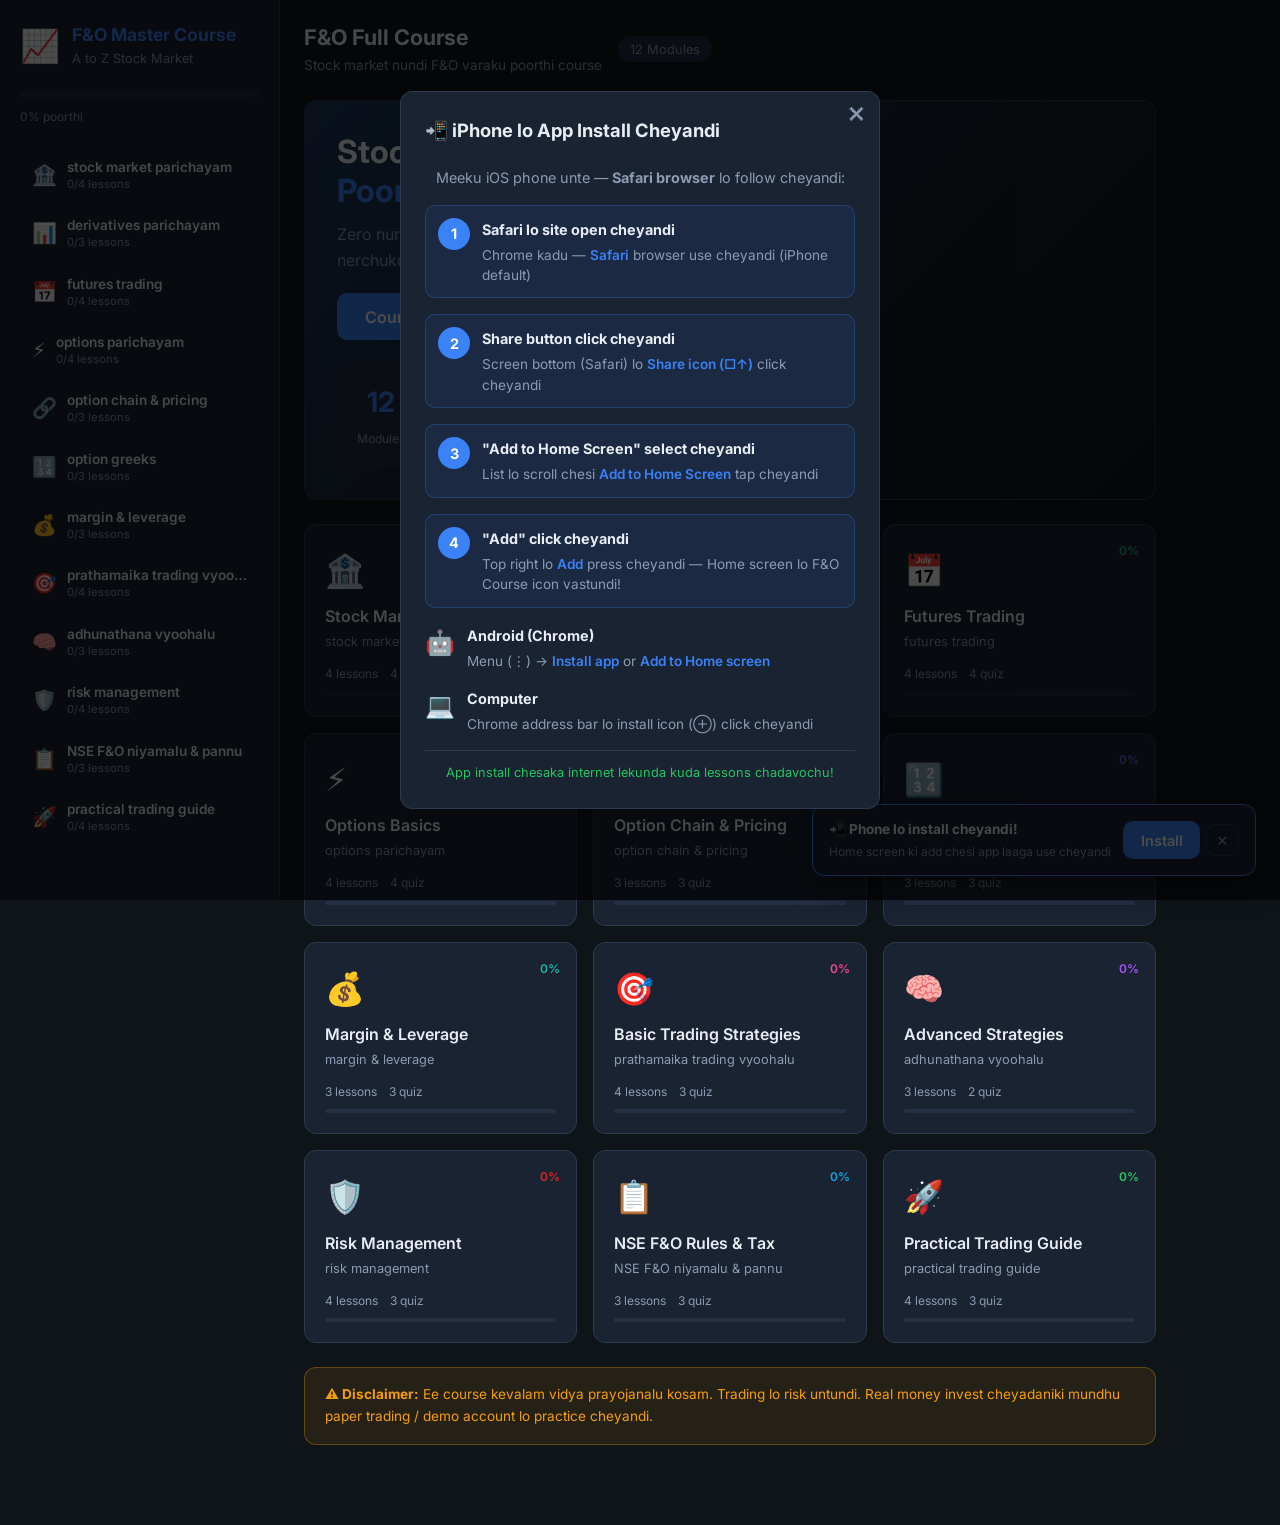
<file: index.html>
<!DOCTYPE html>
<html lang="te">
<head>
  <meta charset="UTF-8">
  <meta name="viewport" content="width=device-width, initial-scale=1.0, viewport-fit=cover">
  <meta name="theme-color" content="#3b82f6">
  <meta name="description" content="Stock Market F&O full course — Roman Telugu + English. Install on phone or desktop.">
  <meta name="mobile-web-app-capable" content="yes">
  <meta name="apple-mobile-web-app-capable" content="yes">
  <meta name="apple-mobile-web-app-status-bar-style" content="black-translucent">
  <meta name="apple-mobile-web-app-title" content="F&O Course">
  <title>F&O Full Course | Stock Market Futures & Options</title>
  <link rel="manifest" href="manifest.json">
  <link rel="icon" type="image/png" sizes="192x192" href="icons/icon-192.png">
  <link rel="apple-touch-icon" href="icons/apple-touch-icon.png">
  <link rel="stylesheet" href="css/style.css">
  <link rel="preconnect" href="https://fonts.googleapis.com">
  <link rel="preconnect" href="https://fonts.gstatic.com" crossorigin>
  <link href="https://fonts.googleapis.com/css2?family=Inter:wght@400;500;600;700&display=swap" rel="stylesheet">
</head>
<body>
  <div class="app">
    <aside class="sidebar" id="sidebar">
      <div class="sidebar__header">
        <span class="sidebar__logo">📈</span>
        <div>
          <h1 class="sidebar__title">F&O Master Course</h1>
          <p class="sidebar__sub">A to Z Stock Market</p>
        </div>
      </div>
      <div class="sidebar__progress">
        <div class="progress-bar">
          <div class="progress-bar__fill" id="overallProgress"></div>
        </div>
        <span class="progress-text" id="progressText">0% poorthi</span>
      </div>
      <nav class="module-list" id="moduleList"></nav>
    </aside>

    <main class="content">
      <header class="content__header">
        <button class="menu-btn" id="menuBtn" type="button" aria-label="Toggle menu">☰</button>
        <div class="content__header-info">
          <h2 id="moduleTitle">F&O Full Course</h2>
          <p id="moduleSubtitle">Stock market nundi F&O varaku poorthi course</p>
        </div>
        <div class="header-stats">
          <span class="badge" id="lessonBadge">12 Modules</span>
        </div>
      </header>

      <section class="view active" id="dashboardView">
        <div class="hero">
          <div class="hero__content">
            <h2>Stock Market F&O<br><span>Poorthi Course</span></h2>
            <p>Zero nundi Hero varaku — Futures & Options trading nerchukondi. Roman Telugu + English lo sulabhamga.</p>
            <div class="hero__actions">
              <button class="btn btn--primary btn--large" id="startCourseBtn" type="button">Course prarambhinchu →</button>
              <button class="btn btn--install btn--large" id="installAppBtn" type="button">📲 App Install Cheyandi</button>
            </div>
          </div>
          <div class="hero__stats">
            <div class="stat-card">
              <span class="stat-card__num">12</span>
              <span class="stat-card__label">Modules</span>
            </div>
            <div class="stat-card">
              <span class="stat-card__num">48+</span>
              <span class="stat-card__label">Lessons</span>
            </div>
            <div class="stat-card">
              <span class="stat-card__num">10</span>
              <span class="stat-card__label">Quizzes</span>
            </div>
          </div>
        </div>

        <div class="module-grid" id="moduleGrid"></div>

        <div class="disclaimer">
          <strong>⚠️ Disclaimer:</strong> Ee course kevalam vidya prayojanalu kosam. Trading lo risk untundi. Real money invest cheyadaniki mundhu paper trading / demo account lo practice cheyandi.
        </div>
      </section>

      <section class="view" id="lessonView" hidden>
        <div class="lesson-nav">
          <button class="btn btn--ghost" id="backToModules" type="button">← Modules</button>
          <div class="lesson-tabs" id="lessonTabs"></div>
        </div>
        <article class="lesson-card" id="lessonCard">
          <div class="lesson-card__header">
            <span class="lesson-card__module" id="lessonModuleLabel"></span>
            <h3 id="lessonTitle"></h3>
          </div>
          <div class="lesson-card__body" id="lessonBody"></div>
          <div class="lesson-card__keypoints" id="lessonKeypoints"></div>
          <div class="lesson-card__example" id="lessonExample" hidden></div>
          <div class="lesson-card__footer">
            <button class="btn btn--ghost" id="prevLessonBtn" type="button">← Munupati</button>
            <button class="btn btn--success" id="completeLessonBtn" type="button">✓ Poorthayindi</button>
            <button class="btn btn--primary" id="nextLessonBtn" type="button">Tharuvata →</button>
          </div>
        </article>
      </section>

      <section class="view" id="quizView" hidden>
        <div class="quiz-header">
          <button class="btn btn--ghost" id="backFromQuiz" type="button">← Back</button>
          <h3 id="quizTitle">Module Quiz</h3>
        </div>
        <div class="quiz-container" id="quizContainer"></div>
      </section>

      <section class="view" id="glossaryView" hidden>
        <h3 class="section-title">📖 F&O Glossary — Padakosham</h3>
        <div class="glossary-search">
          <input type="search" id="glossarySearch" placeholder="Padam vetakandi... (e.g. strike, premium, margin)">
        </div>
        <div class="glossary-list" id="glossaryList"></div>
      </section>
    </main>

    <nav class="bottom-nav">
      <button class="bottom-nav__item active" data-view="dashboard" type="button">
        <span>🏠</span><span>Home</span>
      </button>
      <button class="bottom-nav__item" data-view="lesson" type="button">
        <span>📚</span><span>Learn</span>
      </button>
      <button class="bottom-nav__item" data-view="glossary" type="button">
        <span>📖</span><span>Glossary</span>
      </button>
    </nav>
  </div>

  <div class="install-banner" id="installBanner" hidden>
    <div class="install-banner__text">
      <strong>📲 Phone lo install cheyandi!</strong>
      <span>Home screen ki add chesi app laaga use cheyandi</span>
    </div>
    <div class="install-banner__actions">
      <button class="btn btn--primary" id="installBannerBtn" type="button">Install</button>
      <button class="btn btn--ghost install-banner__close" id="installBannerClose" type="button">✕</button>
    </div>
  </div>

  <div class="install-modal" id="installModal" hidden>
    <div class="install-modal__card">
      <button class="install-modal__close" id="closeInstallModal" type="button">✕</button>
      <h3>📲 iPhone lo App Install Cheyandi</h3>
      <p class="install-ios-lead">Meeku iOS phone unte — <strong>Safari browser</strong> lo follow cheyandi:</p>
      <div class="install-steps">
        <div class="install-step install-step--highlight">
          <span class="install-step__num">1</span>
          <div>
            <strong>Safari lo site open cheyandi</strong>
            <p>Chrome kadu — <em>Safari</em> browser use cheyandi (iPhone default)</p>
          </div>
        </div>
        <div class="install-step install-step--highlight">
          <span class="install-step__num">2</span>
          <div>
            <strong>Share button click cheyandi</strong>
            <p>Screen bottom (Safari) lo <em>Share icon (□↑)</em> click cheyandi</p>
          </div>
        </div>
        <div class="install-step install-step--highlight">
          <span class="install-step__num">3</span>
          <div>
            <strong>"Add to Home Screen" select cheyandi</strong>
            <p>List lo scroll chesi <em>Add to Home Screen</em> tap cheyandi</p>
          </div>
        </div>
        <div class="install-step install-step--highlight">
          <span class="install-step__num">4</span>
          <div>
            <strong>"Add" click cheyandi</strong>
            <p>Top right lo <em>Add</em> press cheyandi — Home screen lo F&O Course icon vastundi!</p>
          </div>
        </div>
        <div class="install-step">
          <span class="install-step__icon">🤖</span>
          <div>
            <strong>Android (Chrome)</strong>
            <p>Menu (⋮) → <em>Install app</em> or <em>Add to Home screen</em></p>
          </div>
        </div>
        <div class="install-step">
          <span class="install-step__icon">💻</span>
          <div>
            <strong>Computer</strong>
            <p>Chrome address bar lo install icon (⊕) click cheyandi</p>
          </div>
        </div>
      </div>
      <p class="install-note">App install chesaka internet lekunda kuda lessons chadavochu!</p>
    </div>
  </div>

  <script src="js/ui.js"></script>
  <script src="js/course-data.js"></script>
  <script src="js/app.js"></script>
  <script src="js/install.js"></script>
</body>
</html>
</file>
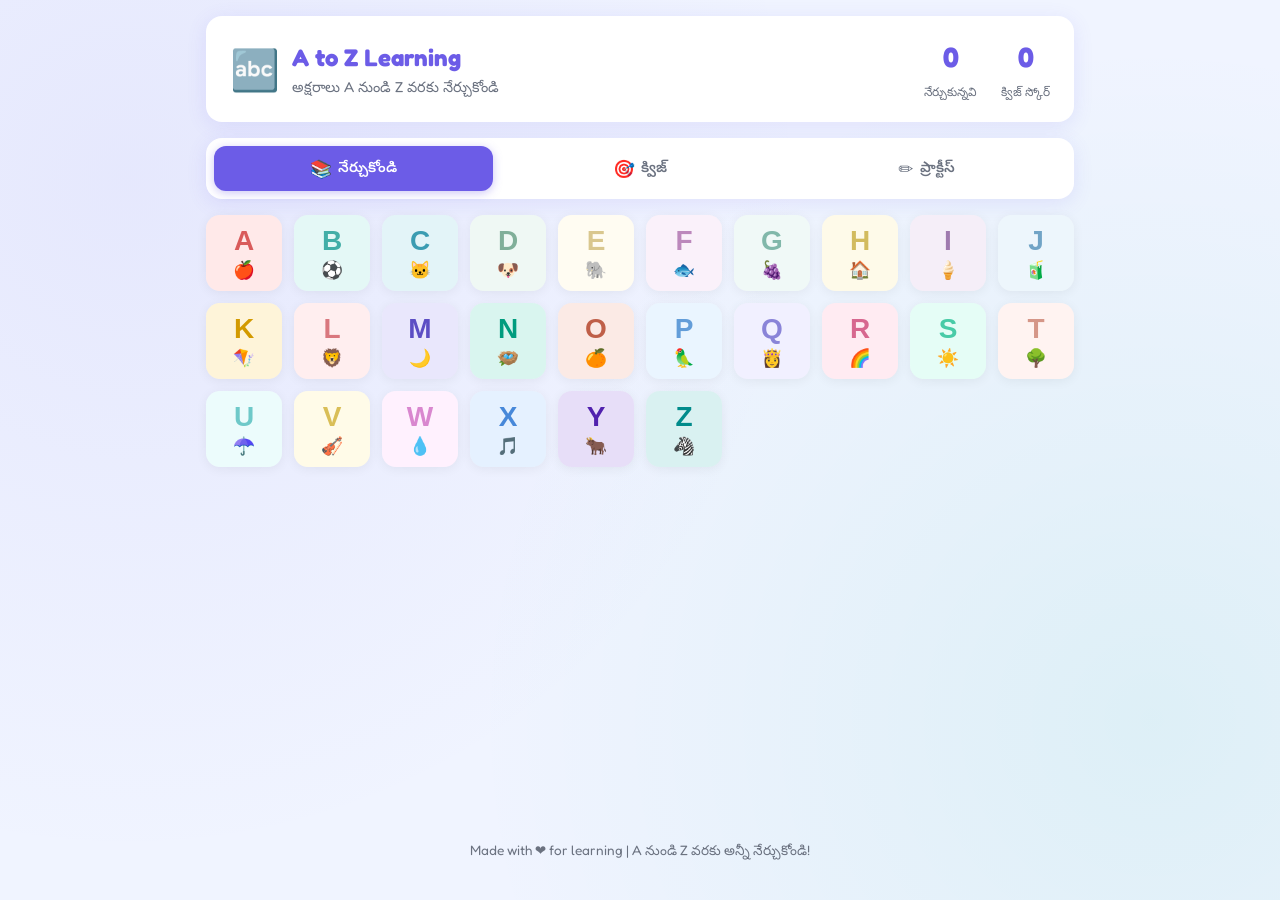
<file: apps/alphabet-learn/index.html>
<!DOCTYPE html>
<html lang="te">
<head>
  <meta charset="UTF-8">
  <meta name="viewport" content="width=device-width, initial-scale=1.0">
  <title>A to Z Alphabet Learning | అక్షరాలు నేర్చుకోండి</title>
  <link rel="stylesheet" href="css/style.css">
  <link rel="preconnect" href="https://fonts.googleapis.com">
  <link rel="preconnect" href="https://fonts.gstatic.com" crossorigin>
  <link href="https://fonts.googleapis.com/css2?family=Fredoka:wght@400;500;600;700&family=Noto+Sans+Telugu:wght@400;600;700&display=swap" rel="stylesheet">
</head>
<body>
  <div class="app">
    <header class="header">
      <div class="header__brand">
        <span class="header__logo" aria-hidden="true">🔤</span>
        <div>
          <h1 class="header__title">A to Z Learning</h1>
          <p class="header__subtitle">అక్షరాలు A నుండి Z వరకు నేర్చుకోండి</p>
        </div>
      </div>
      <div class="header__stats">
        <div class="stat">
          <span class="stat__value" id="learnedCount">0</span>
          <span class="stat__label">నేర్చుకున్నవి</span>
        </div>
        <div class="stat">
          <span class="stat__value" id="quizScore">0</span>
          <span class="stat__label">క్విజ్ స్కోర్</span>
        </div>
      </div>
    </header>

    <nav class="tabs" role="tablist" aria-label="Learning modes">
      <button class="tab active" data-mode="learn" role="tab" aria-selected="true">
        <span class="tab__icon">📚</span>
        <span>నేర్చుకోండి</span>
      </button>
      <button class="tab" data-mode="quiz" role="tab" aria-selected="false">
        <span class="tab__icon">🎯</span>
        <span>క్విజ్</span>
      </button>
      <button class="tab" data-mode="trace" role="tab" aria-selected="false">
        <span class="tab__icon">✏️</span>
        <span>ప్రాక్టీస్</span>
      </button>
    </nav>

    <main class="main">
      <!-- Learn Mode -->
      <section class="panel active" id="learnPanel" role="tabpanel">
        <div class="letter-grid" id="letterGrid"></div>
        <article class="letter-detail" id="letterDetail" hidden>
          <button class="btn btn--ghost back-btn" id="backBtn" type="button">← వెనక్కి</button>
          <div class="letter-detail__hero" id="detailHero">
            <span class="letter-detail__big" id="detailLetter">A</span>
            <span class="letter-detail__emoji" id="detailEmoji">🍎</span>
          </div>
          <div class="letter-detail__info">
            <h2 class="letter-detail__word" id="detailWord">Apple</h2>
            <p class="letter-detail__telugu" id="detailTelugu">ఆపిల్ (ఆరోగ్యకరమైన పండు)</p>
            <p class="letter-detail__hint" id="detailHint">A is for Apple</p>
          </div>
          <div class="letter-detail__actions">
            <button class="btn btn--primary" id="speakBtn" type="button">
              <span>🔊</span> వినండి
            </button>
            <button class="btn btn--success" id="markLearnedBtn" type="button">
              <span>✅</span> నేర్చుకున్నాను
            </button>
            <button class="btn btn--secondary" id="nextBtn" type="button">
              తదుపరి →
            </button>
          </div>
        </article>
      </section>

      <!-- Quiz Mode -->
      <section class="panel" id="quizPanel" role="tabpanel" hidden>
        <div class="quiz-card" id="quizCard">
          <p class="quiz-card__prompt">ఈ అక్షరం ఏది?</p>
          <div class="quiz-card__emoji" id="quizEmoji">🍎</div>
          <p class="quiz-card__word" id="quizWord">Apple</p>
          <div class="quiz-options" id="quizOptions"></div>
          <p class="quiz-feedback" id="quizFeedback" hidden></p>
          <button class="btn btn--primary" id="quizNextBtn" type="button" hidden>తదుపరి ప్రశ్న →</button>
        </div>
        <div class="quiz-start" id="quizStart">
          <div class="quiz-start__icon">🎯</div>
          <h2>క్విజ్ ప్రారంభించండి!</h2>
          <p>చిత్రం చూసి సరైన అక్షరం ఎంచుకోండి</p>
          <button class="btn btn--primary btn--large" id="startQuizBtn" type="button">ప్రారంభించు</button>
        </div>
      </section>

      <!-- Trace/Practice Mode -->
      <section class="panel" id="tracePanel" role="tabpanel" hidden>
        <div class="trace-card">
          <div class="trace-nav">
            <button class="btn btn--ghost" id="tracePrevBtn" type="button">←</button>
            <span class="trace-current" id="traceCurrent">A</span>
            <button class="btn btn--ghost" id="traceNextBtn" type="button">→</button>
          </div>
          <p class="trace-hint">అక్షరాన్ని చూసి గట్టిగా చెప్పండి</p>
          <div class="trace-display">
            <span class="trace-letter" id="traceLetter">A</span>
            <span class="trace-emoji" id="traceEmoji">🍎</span>
          </div>
          <p class="trace-word" id="traceWord">Apple — ఆపిల్</p>
          <button class="btn btn--primary btn--large" id="traceSpeakBtn" type="button">🔊 మాట్లాడండి</button>
        </div>
      </section>
    </main>

    <footer class="footer">
      <p>Made with ❤️ for learning | A నుండి Z వరకు అన్నీ నేర్చుకోండి!</p>
    </footer>
  </div>

  <script src="js/data.js"></script>
  <script src="js/app.js"></script>
</body>
</html>
</file>
<file: css/style.css>
*,
*::before,
*::after {
  box-sizing: border-box;
  margin: 0;
  padding: 0;
}

:root {
  --bg: #0f1419;
  --surface: #1a2332;
  --surface-2: #243044;
  --border: #2d3a4f;
  --text: #e8edf4;
  --text-muted: #8b9cb3;
  --primary: #3b82f6;
  --primary-dark: #2563eb;
  --success: #22c55e;
  --error: #ef4444;
  --warning: #f59e0b;
  --radius: 12px;
  --font: "Inter", "Noto Sans Telugu", system-ui, sans-serif;
}

html {
  font-size: 16px;
}

body {
  font-family: var(--font);
  background: var(--bg);
  color: var(--text);
  line-height: 1.6;
  min-height: 100vh;
}

.app {
  display: flex;
  min-height: 100vh;
}

/* Sidebar */
.sidebar {
  width: 280px;
  background: var(--surface);
  border-right: 1px solid var(--border);
  padding: 1.25rem;
  display: flex;
  flex-direction: column;
  position: fixed;
  top: 0;
  left: 0;
  bottom: 0;
  z-index: 100;
  overflow-y: auto;
  transition: transform 0.3s ease;
}

.sidebar__header {
  display: flex;
  align-items: center;
  gap: 0.75rem;
  margin-bottom: 1.25rem;
}

.sidebar__logo {
  font-size: 2rem;
}

.sidebar__title {
  font-size: 1.1rem;
  font-weight: 700;
  color: var(--primary);
}

.sidebar__sub {
  font-size: 0.8rem;
  color: var(--text-muted);
}

.sidebar__progress {
  margin-bottom: 1.25rem;
}

.progress-bar {
  height: 6px;
  background: var(--surface-2);
  border-radius: 3px;
  overflow: hidden;
  margin-bottom: 0.35rem;
}

.progress-bar__fill {
  height: 100%;
  background: linear-gradient(90deg, var(--primary), var(--success));
  border-radius: 3px;
  transition: width 0.4s ease;
  width: 0%;
}

.progress-text {
  font-size: 0.75rem;
  color: var(--text-muted);
}

.module-list {
  display: flex;
  flex-direction: column;
  gap: 0.35rem;
  flex: 1;
}

.module-item {
  display: flex;
  align-items: center;
  gap: 0.6rem;
  padding: 0.65rem 0.75rem;
  border: none;
  border-radius: 10px;
  background: transparent;
  color: var(--text);
  font-family: var(--font);
  font-size: 0.85rem;
  cursor: pointer;
  text-align: left;
  transition: background 0.2s;
  width: 100%;
}

.module-item:hover {
  background: var(--surface-2);
}

.module-item.complete {
  border-left: 3px solid var(--success);
}

.module-item__icon {
  font-size: 1.25rem;
}

.module-item__info {
  flex: 1;
  min-width: 0;
}

.module-item__title {
  display: block;
  font-weight: 600;
  white-space: nowrap;
  overflow: hidden;
  text-overflow: ellipsis;
}

.module-item__progress {
  font-size: 0.7rem;
  color: var(--text-muted);
}

.module-item__check {
  color: var(--success);
  font-weight: 700;
}

/* Content */
.content {
  flex: 1;
  margin-left: 280px;
  padding: 1.25rem 1.5rem 5rem;
  max-width: 900px;
}

.content__header {
  display: flex;
  align-items: center;
  gap: 1rem;
  margin-bottom: 1.5rem;
  flex-wrap: wrap;
}

.menu-btn {
  display: none;
  background: var(--surface);
  border: 1px solid var(--border);
  color: var(--text);
  padding: 0.5rem 0.75rem;
  border-radius: 8px;
  font-size: 1.2rem;
  cursor: pointer;
}

.content__header-info h2 {
  font-size: 1.35rem;
  font-weight: 700;
}

.content__header-info p {
  font-size: 0.85rem;
  color: var(--text-muted);
}

.badge {
  background: var(--surface-2);
  padding: 0.35rem 0.75rem;
  border-radius: 20px;
  font-size: 0.8rem;
  color: var(--text-muted);
}

/* Hero */
.hero {
  background: linear-gradient(135deg, #1e3a5f 0%, #1a2332 50%, #0f1419 100%);
  border: 1px solid var(--border);
  border-radius: var(--radius);
  padding: 2rem;
  margin-bottom: 1.5rem;
  display: flex;
  justify-content: space-between;
  align-items: center;
  flex-wrap: wrap;
  gap: 1.5rem;
}

.hero__content h2 {
  font-size: 2rem;
  font-weight: 700;
  line-height: 1.2;
  margin-bottom: 0.75rem;
}

.hero__content h2 span {
  color: var(--primary);
}

.hero__content p {
  color: var(--text-muted);
  margin-bottom: 1.25rem;
  max-width: 480px;
}

.hero__actions {
  display: flex;
  flex-wrap: wrap;
  gap: 0.75rem;
}

.btn--install {
  background: var(--surface-2);
  color: var(--text);
  border: 1px solid var(--border);
}

.btn--install:hover {
  border-color: var(--success);
  color: var(--success);
}

.install-banner {
  position: fixed;
  bottom: 4.5rem;
  left: 1rem;
  right: 1rem;
  max-width: 500px;
  margin: 0 auto;
  background: var(--surface);
  border: 1px solid var(--primary);
  border-radius: var(--radius);
  padding: 0.85rem 1rem;
  display: flex;
  align-items: center;
  justify-content: space-between;
  gap: 0.75rem;
  box-shadow: 0 8px 32px rgba(0, 0, 0, 0.4);
  z-index: 200;
  animation: slideUp 0.4s ease;
}

@keyframes slideUp {
  from { transform: translateY(100%); opacity: 0; }
  to { transform: translateY(0); opacity: 1; }
}

.install-banner__text {
  display: flex;
  flex-direction: column;
  gap: 0.1rem;
  font-size: 0.85rem;
}

.install-banner__text span {
  color: var(--text-muted);
  font-size: 0.75rem;
}

.install-banner__actions {
  display: flex;
  align-items: center;
  gap: 0.35rem;
  flex-shrink: 0;
}

.install-banner__close {
  padding: 0.4rem 0.6rem !important;
  min-width: auto;
}

.install-modal {
  position: fixed;
  inset: 0;
  background: rgba(0, 0, 0, 0.7);
  display: flex;
  align-items: center;
  justify-content: center;
  padding: 1rem;
  z-index: 300;
}

.install-modal__card {
  background: var(--surface);
  border: 1px solid var(--border);
  border-radius: var(--radius);
  padding: 1.5rem;
  max-width: 480px;
  width: 100%;
  position: relative;
  max-height: 90vh;
  overflow-y: auto;
}

.install-modal__close {
  position: absolute;
  top: 0.75rem;
  right: 0.75rem;
  background: transparent;
  border: none;
  color: var(--text-muted);
  font-size: 1.25rem;
  cursor: pointer;
}

.install-modal h3 {
  margin-bottom: 1.25rem;
  font-size: 1.15rem;
}

.install-steps {
  display: flex;
  flex-direction: column;
  gap: 1rem;
  margin-bottom: 1rem;
}

.install-step {
  display: flex;
  gap: 0.75rem;
  align-items: flex-start;
}

.install-step__icon {
  font-size: 1.5rem;
  flex-shrink: 0;
}

.install-step__num {
  width: 2rem;
  height: 2rem;
  background: var(--primary);
  color: white;
  border-radius: 50%;
  display: flex;
  align-items: center;
  justify-content: center;
  font-weight: 700;
  font-size: 0.9rem;
  flex-shrink: 0;
}

.install-step--highlight {
  background: rgba(59, 130, 246, 0.08);
  border: 1px solid rgba(59, 130, 246, 0.25);
  border-radius: 10px;
  padding: 0.75rem;
}

.install-ios-lead {
  font-size: 0.9rem;
  color: var(--text-muted);
  margin-bottom: 1rem;
  text-align: center;
}

.install-step strong {
  display: block;
  margin-bottom: 0.25rem;
  font-size: 0.9rem;
}

.install-step p {
  font-size: 0.85rem;
  color: var(--text-muted);
  line-height: 1.5;
}

.install-step em {
  color: var(--primary);
  font-style: normal;
  font-weight: 600;
}

.install-note {
  font-size: 0.8rem;
  color: var(--success);
  text-align: center;
  padding-top: 0.75rem;
  border-top: 1px solid var(--border);
}

@media (min-width: 769px) {
  .install-banner {
    bottom: 1.5rem;
    left: auto;
    right: 1.5rem;
    margin: 0;
  }
}

.hero__stats {
  display: flex;
  gap: 1rem;
}

.stat-card {
  background: var(--surface-2);
  padding: 1rem 1.25rem;
  border-radius: 10px;
  text-align: center;
  min-width: 80px;
}

.stat-card__num {
  display: block;
  font-size: 1.75rem;
  font-weight: 700;
  color: var(--primary);
}

.stat-card__label {
  font-size: 0.75rem;
  color: var(--text-muted);
}

/* Module Grid */
.module-grid {
  display: grid;
  grid-template-columns: repeat(auto-fill, minmax(240px, 1fr));
  gap: 1rem;
  margin-bottom: 1.5rem;
}

.module-card {
  background: var(--surface);
  border: 1px solid var(--border);
  border-radius: var(--radius);
  padding: 1.25rem;
  cursor: pointer;
  transition: transform 0.2s, border-color 0.2s;
  position: relative;
}

.module-card:hover {
  transform: translateY(-3px);
  border-color: var(--mod-color, var(--primary));
}

.module-card__icon {
  font-size: 2rem;
  margin-bottom: 0.5rem;
}

.module-card h3 {
  font-size: 1rem;
  font-weight: 600;
  margin-bottom: 0.15rem;
}

.module-card__te {
  font-size: 0.8rem;
  color: var(--text-muted);
  margin-bottom: 0.75rem;
}

.module-card__meta {
  display: flex;
  gap: 0.75rem;
  font-size: 0.75rem;
  color: var(--text-muted);
  margin-bottom: 0.5rem;
}

.module-card__bar {
  height: 4px;
  background: var(--surface-2);
  border-radius: 2px;
  overflow: hidden;
}

.module-card__fill {
  height: 100%;
  background: var(--mod-color, var(--primary));
  border-radius: 2px;
}

.module-card__pct {
  position: absolute;
  top: 1rem;
  right: 1rem;
  font-size: 0.75rem;
  font-weight: 600;
  color: var(--mod-color, var(--primary));
}

/* Disclaimer */
.disclaimer {
  background: rgba(245, 158, 11, 0.1);
  border: 1px solid rgba(245, 158, 11, 0.3);
  border-radius: var(--radius);
  padding: 1rem 1.25rem;
  font-size: 0.85rem;
  color: var(--warning);
}

/* Lesson */
.lesson-nav {
  display: flex;
  align-items: center;
  gap: 1rem;
  margin-bottom: 1rem;
  flex-wrap: wrap;
}

.lesson-tabs {
  display: flex;
  gap: 0.35rem;
  flex-wrap: wrap;
}

.lesson-tab {
  width: 32px;
  height: 32px;
  border: 1px solid var(--border);
  border-radius: 8px;
  background: var(--surface);
  color: var(--text-muted);
  font-family: var(--font);
  font-size: 0.8rem;
  font-weight: 600;
  cursor: pointer;
  transition: all 0.2s;
}

.lesson-tab.active {
  background: var(--primary);
  border-color: var(--primary);
  color: white;
}

.lesson-tab.done {
  border-color: var(--success);
  color: var(--success);
}

.lesson-card {
  background: var(--surface);
  border: 1px solid var(--border);
  border-radius: var(--radius);
  padding: 1.5rem;
}

.lesson-card__header {
  margin-bottom: 1.25rem;
  padding-bottom: 1rem;
  border-bottom: 1px solid var(--border);
}

.lesson-card__module {
  font-size: 0.8rem;
  color: var(--primary);
  font-weight: 600;
}

.lesson-card__header h3 {
  font-size: 1.25rem;
  margin-top: 0.25rem;
}

.lesson-card__body {
  font-size: 0.95rem;
  margin-bottom: 1.25rem;
  line-height: 1.75;
}

.lesson-card__roman-badge {
  display: inline-block;
  background: rgba(59, 130, 246, 0.15);
  color: var(--primary);
  font-size: 0.75rem;
  font-weight: 600;
  padding: 0.25rem 0.6rem;
  border-radius: 6px;
  margin-bottom: 0.75rem;
}

.lesson-card__body p {
  margin-bottom: 0.75rem;
}

.lesson-card__body ul {
  margin: 0.5rem 0 0.75rem 1.25rem;
}

.lesson-card__body li {
  margin-bottom: 0.35rem;
}

.compare-table {
  width: 100%;
  border-collapse: collapse;
  margin: 0.75rem 0;
  font-size: 0.9rem;
}

.compare-table th,
.compare-table td {
  border: 1px solid var(--border);
  padding: 0.5rem 0.75rem;
  text-align: left;
}

.compare-table th {
  background: var(--surface-2);
  font-weight: 600;
}

.lesson-card__keypoints {
  background: var(--surface-2);
  border-radius: 10px;
  padding: 1rem 1.25rem;
  margin-bottom: 1rem;
}

.lesson-card__keypoints h4 {
  font-size: 0.9rem;
  margin-bottom: 0.5rem;
  color: var(--primary);
}

.lesson-card__keypoints ul {
  list-style: none;
  padding: 0;
}

.lesson-card__keypoints li {
  padding: 0.3rem 0;
  padding-left: 1.25rem;
  position: relative;
  font-size: 0.9rem;
}

.lesson-card__keypoints li::before {
  content: "→";
  position: absolute;
  left: 0;
  color: var(--success);
}

.lesson-card__example {
  background: rgba(59, 130, 246, 0.1);
  border-left: 3px solid var(--primary);
  border-radius: 0 10px 10px 0;
  padding: 1rem 1.25rem;
  margin-bottom: 1rem;
}

.lesson-card__example h4 {
  font-size: 0.9rem;
  margin-bottom: 0.35rem;
  color: var(--primary);
}

.lesson-card__example p {
  font-size: 0.9rem;
  color: var(--text-muted);
}

.lesson-card__footer {
  display: flex;
  justify-content: space-between;
  gap: 0.75rem;
  flex-wrap: wrap;
  padding-top: 1rem;
  border-top: 1px solid var(--border);
}

/* Quiz */
.quiz-header {
  display: flex;
  align-items: center;
  gap: 1rem;
  margin-bottom: 1.25rem;
}

.quiz-header h3 {
  font-size: 1.15rem;
}

.quiz-container {
  background: var(--surface);
  border: 1px solid var(--border);
  border-radius: var(--radius);
  padding: 1.5rem;
}

.quiz-q__num {
  font-size: 0.8rem;
  color: var(--text-muted);
}

.quiz-q h4 {
  font-size: 1.1rem;
  margin: 0.5rem 0 1rem;
}

.quiz-q__options {
  display: flex;
  flex-direction: column;
  gap: 0.5rem;
}

.quiz-q__option {
  padding: 0.85rem 1rem;
  border: 1px solid var(--border);
  border-radius: 10px;
  background: var(--surface-2);
  color: var(--text);
  font-family: var(--font);
  font-size: 0.95rem;
  cursor: pointer;
  text-align: left;
  transition: all 0.2s;
}

.quiz-q__option:hover:not(:disabled) {
  border-color: var(--primary);
  background: rgba(59, 130, 246, 0.1);
}

.quiz-q__option.correct {
  border-color: var(--success);
  background: rgba(34, 197, 94, 0.15);
}

.quiz-q__option.wrong {
  border-color: var(--error);
  background: rgba(239, 68, 68, 0.15);
}

.quiz-q__option:disabled {
  cursor: default;
}

.quiz-q__feedback {
  margin-top: 1rem;
  padding: 0.75rem;
  border-radius: 8px;
  font-weight: 600;
}

.quiz-q__feedback.success {
  background: rgba(34, 197, 94, 0.15);
  color: var(--success);
}

.quiz-q__feedback.error {
  background: rgba(239, 68, 68, 0.15);
  color: var(--error);
}

.quiz-result {
  text-align: center;
  padding: 2rem;
}

.quiz-result__score {
  font-size: 4rem;
  font-weight: 700;
  color: var(--primary);
  margin-bottom: 0.5rem;
}

.quiz-result h3 {
  margin-bottom: 0.5rem;
}

.quiz-result p {
  color: var(--text-muted);
  margin-bottom: 1.5rem;
}

/* Glossary */
.section-title {
  font-size: 1.25rem;
  margin-bottom: 1rem;
}

.glossary-search {
  margin-bottom: 1rem;
}

.glossary-search input {
  width: 100%;
  padding: 0.75rem 1rem;
  border: 1px solid var(--border);
  border-radius: 10px;
  background: var(--surface);
  color: var(--text);
  font-family: var(--font);
  font-size: 0.95rem;
}

.glossary-search input:focus {
  outline: none;
  border-color: var(--primary);
}

.glossary-list {
  display: flex;
  flex-direction: column;
  gap: 0.75rem;
}

.glossary-item {
  background: var(--surface);
  border: 1px solid var(--border);
  border-radius: 10px;
  padding: 1rem 1.25rem;
}

.glossary-item__term {
  display: flex;
  align-items: baseline;
  gap: 0.5rem;
  margin-bottom: 0.25rem;
}

.glossary-item__term strong {
  color: var(--primary);
  font-size: 1rem;
}

.glossary-item__term span {
  font-size: 0.85rem;
  color: var(--text-muted);
}

.glossary-item__te {
  font-size: 0.85rem;
  color: var(--warning);
  margin-bottom: 0.25rem;
}

.glossary-item__def {
  font-size: 0.9rem;
  color: var(--text-muted);
}

.empty {
  text-align: center;
  color: var(--text-muted);
  padding: 2rem;
}

/* Buttons */
.btn {
  display: inline-flex;
  align-items: center;
  gap: 0.4rem;
  padding: 0.65rem 1.1rem;
  border: none;
  border-radius: 10px;
  font-family: var(--font);
  font-size: 0.9rem;
  font-weight: 600;
  cursor: pointer;
  transition: all 0.2s;
}

.btn--primary {
  background: var(--primary);
  color: white;
}

.btn--primary:hover {
  background: var(--primary-dark);
}

.btn--success {
  background: var(--success);
  color: white;
}

.btn--ghost {
  background: transparent;
  color: var(--text-muted);
  border: 1px solid var(--border);
}

.btn--ghost:hover {
  background: var(--surface-2);
  color: var(--text);
}

.btn--ghost:disabled {
  opacity: 0.4;
  cursor: default;
}

.btn--large {
  padding: 0.85rem 1.75rem;
  font-size: 1rem;
}

.btn:disabled {
  opacity: 0.6;
  cursor: default;
}

/* Bottom Nav */
.bottom-nav {
  display: none;
  position: fixed;
  bottom: 0;
  left: 0;
  right: 0;
  background: var(--surface);
  border-top: 1px solid var(--border);
  padding: 0.5rem;
  z-index: 50;
}

.bottom-nav__item {
  flex: 1;
  display: flex;
  flex-direction: column;
  align-items: center;
  gap: 0.15rem;
  padding: 0.5rem;
  border: none;
  background: transparent;
  color: var(--text-muted);
  font-family: var(--font);
  font-size: 0.7rem;
  cursor: pointer;
}

.bottom-nav__item span:first-child {
  font-size: 1.25rem;
}

.bottom-nav__item.active {
  color: var(--primary);
}

.view {
  animation: fadeIn 0.3s ease;
}

@keyframes fadeIn {
  from { opacity: 0; transform: translateY(6px); }
  to { opacity: 1; transform: translateY(0); }
}

/* Responsive */
@media (max-width: 768px) {
  .sidebar {
    transform: translateX(-100%);
  }

  .sidebar.open {
    transform: translateX(0);
  }

  .content {
    margin-left: 0;
    padding: 1rem 1rem 5rem;
  }

  .menu-btn {
    display: block;
  }

  .hero {
    flex-direction: column;
    text-align: center;
  }

  .hero__content h2 {
    font-size: 1.5rem;
  }

  .bottom-nav {
    display: flex;
  }

  .lesson-card__footer {
    flex-direction: column;
  }

  .lesson-card__footer .btn {
    width: 100%;
    justify-content: center;
  }
}
</file>
<file: apps/alphabet-learn/css/style.css>
*,
*::before,
*::after {
  box-sizing: border-box;
  margin: 0;
  padding: 0;
}

:root {
  --bg: #f0f4ff;
  --surface: #ffffff;
  --text: #1a1a2e;
  --text-muted: #6b7280;
  --primary: #6c5ce7;
  --primary-dark: #5a4bd1;
  --success: #00b894;
  --error: #e17055;
  --radius: 16px;
  --shadow: 0 4px 20px rgba(108, 92, 231, 0.12);
  --font: "Fredoka", "Noto Sans Telugu", system-ui, sans-serif;
}

html {
  font-size: 16px;
  scroll-behavior: smooth;
}

body {
  font-family: var(--font);
  background: var(--bg);
  background-image:
    radial-gradient(circle at 10% 20%, rgba(108, 92, 231, 0.08) 0%, transparent 50%),
    radial-gradient(circle at 90% 80%, rgba(0, 184, 148, 0.08) 0%, transparent 50%);
  color: var(--text);
  min-height: 100vh;
  line-height: 1.5;
}

.app {
  max-width: 900px;
  margin: 0 auto;
  padding: 1rem 1rem 2rem;
  min-height: 100vh;
  display: flex;
  flex-direction: column;
}

/* Header */
.header {
  display: flex;
  justify-content: space-between;
  align-items: center;
  flex-wrap: wrap;
  gap: 1rem;
  padding: 1.25rem 1.5rem;
  background: var(--surface);
  border-radius: var(--radius);
  box-shadow: var(--shadow);
  margin-bottom: 1rem;
}

.header__brand {
  display: flex;
  align-items: center;
  gap: 0.75rem;
}

.header__logo {
  font-size: 2.5rem;
}

.header__title {
  font-size: 1.5rem;
  font-weight: 700;
  color: var(--primary);
}

.header__subtitle {
  font-size: 0.9rem;
  color: var(--text-muted);
}

.header__stats {
  display: flex;
  gap: 1.5rem;
}

.stat {
  text-align: center;
}

.stat__value {
  display: block;
  font-size: 1.75rem;
  font-weight: 700;
  color: var(--primary);
}

.stat__label {
  font-size: 0.75rem;
  color: var(--text-muted);
}

/* Tabs */
.tabs {
  display: flex;
  gap: 0.5rem;
  margin-bottom: 1rem;
  background: var(--surface);
  padding: 0.5rem;
  border-radius: var(--radius);
  box-shadow: var(--shadow);
}

.tab {
  flex: 1;
  display: flex;
  align-items: center;
  justify-content: center;
  gap: 0.4rem;
  padding: 0.75rem 0.5rem;
  border: none;
  border-radius: 12px;
  background: transparent;
  font-family: var(--font);
  font-size: 0.9rem;
  font-weight: 600;
  color: var(--text-muted);
  cursor: pointer;
  transition: all 0.2s ease;
}

.tab:hover {
  background: rgba(108, 92, 231, 0.08);
  color: var(--primary);
}

.tab.active {
  background: var(--primary);
  color: white;
  box-shadow: 0 2px 10px rgba(108, 92, 231, 0.35);
}

.tab__icon {
  font-size: 1.1rem;
}

/* Main */
.main {
  flex: 1;
}

.panel {
  animation: fadeIn 0.3s ease;
}

@keyframes fadeIn {
  from { opacity: 0; transform: translateY(8px); }
  to { opacity: 1; transform: translateY(0); }
}

/* Letter Grid */
.letter-grid {
  display: grid;
  grid-template-columns: repeat(auto-fill, minmax(72px, 1fr));
  gap: 0.75rem;
}

.letter-card {
  position: relative;
  aspect-ratio: 1;
  display: flex;
  flex-direction: column;
  align-items: center;
  justify-content: center;
  gap: 0.15rem;
  border: none;
  border-radius: 14px;
  background: var(--surface);
  box-shadow: 0 2px 12px rgba(0, 0, 0, 0.06);
  cursor: pointer;
  transition: transform 0.2s ease, box-shadow 0.2s ease;
  overflow: hidden;
}

.letter-card::before {
  content: "";
  position: absolute;
  inset: 0;
  background: var(--card-color);
  opacity: 0.15;
  transition: opacity 0.2s;
}

.letter-card:hover {
  transform: translateY(-4px) scale(1.05);
  box-shadow: 0 8px 24px rgba(0, 0, 0, 0.12);
}

.letter-card:hover::before {
  opacity: 0.25;
}

.letter-card.learned {
  border: 2px solid var(--success);
}

.letter-card__letter {
  font-size: 1.75rem;
  font-weight: 700;
  color: var(--card-color);
  filter: brightness(0.85);
  position: relative;
  z-index: 1;
}

.letter-card__emoji {
  font-size: 1.1rem;
  position: relative;
  z-index: 1;
}

.letter-card__badge {
  position: absolute;
  top: 4px;
  right: 4px;
  background: var(--success);
  color: white;
  width: 18px;
  height: 18px;
  border-radius: 50%;
  font-size: 0.65rem;
  display: flex;
  align-items: center;
  justify-content: center;
  z-index: 2;
}

/* Letter Detail */
.letter-detail {
  background: var(--surface);
  border-radius: var(--radius);
  padding: 1.5rem;
  box-shadow: var(--shadow);
  text-align: center;
}

.back-btn {
  margin-bottom: 1rem;
}

.letter-detail__hero {
  border-radius: var(--radius);
  padding: 2rem;
  margin-bottom: 1.5rem;
  display: flex;
  align-items: center;
  justify-content: center;
  gap: 1.5rem;
}

.letter-detail__big {
  font-size: 6rem;
  font-weight: 700;
  color: white;
  text-shadow: 0 4px 12px rgba(0, 0, 0, 0.2);
  line-height: 1;
}

.letter-detail__emoji {
  font-size: 5rem;
}

.letter-detail__word {
  font-size: 2rem;
  font-weight: 700;
  margin-bottom: 0.5rem;
}

.letter-detail__telugu {
  font-size: 1.1rem;
  color: var(--text-muted);
  margin-bottom: 0.25rem;
}

.letter-detail__hint {
  font-size: 0.95rem;
  color: var(--primary);
  font-weight: 500;
  margin-bottom: 1.5rem;
}

.letter-detail__actions {
  display: flex;
  flex-wrap: wrap;
  gap: 0.75rem;
  justify-content: center;
}

/* Buttons */
.btn {
  display: inline-flex;
  align-items: center;
  gap: 0.4rem;
  padding: 0.7rem 1.25rem;
  border: none;
  border-radius: 12px;
  font-family: var(--font);
  font-size: 0.95rem;
  font-weight: 600;
  cursor: pointer;
  transition: transform 0.15s, box-shadow 0.15s, background 0.15s;
}

.btn:hover {
  transform: translateY(-1px);
}

.btn:active {
  transform: translateY(0);
}

.btn--primary {
  background: var(--primary);
  color: white;
  box-shadow: 0 3px 12px rgba(108, 92, 231, 0.35);
}

.btn--primary:hover {
  background: var(--primary-dark);
}

.btn--secondary {
  background: #e8e4ff;
  color: var(--primary);
}

.btn--success {
  background: var(--success);
  color: white;
}

.btn--ghost {
  background: transparent;
  color: var(--text-muted);
  padding: 0.5rem 0.75rem;
}

.btn--ghost:hover {
  background: rgba(0, 0, 0, 0.05);
}

.btn--large {
  padding: 1rem 2rem;
  font-size: 1.1rem;
}

.btn:disabled {
  opacity: 0.7;
  cursor: default;
  transform: none;
}

/* Quiz */
.quiz-start,
.quiz-card {
  background: var(--surface);
  border-radius: var(--radius);
  padding: 2rem;
  box-shadow: var(--shadow);
  text-align: center;
}

.quiz-start__icon {
  font-size: 4rem;
  margin-bottom: 1rem;
}

.quiz-start h2 {
  font-size: 1.5rem;
  margin-bottom: 0.5rem;
}

.quiz-start p {
  color: var(--text-muted);
  margin-bottom: 1.5rem;
}

.quiz-card__prompt {
  font-size: 1rem;
  color: var(--text-muted);
  margin-bottom: 1rem;
}

.quiz-card__emoji {
  font-size: 5rem;
  margin-bottom: 0.5rem;
}

.quiz-card__word {
  font-size: 1.5rem;
  font-weight: 600;
  margin-bottom: 1.5rem;
}

.quiz-options {
  display: grid;
  grid-template-columns: repeat(2, 1fr);
  gap: 0.75rem;
  max-width: 320px;
  margin: 0 auto 1rem;
}

.quiz-option {
  padding: 1rem;
  font-family: var(--font);
  font-size: 1.75rem;
  font-weight: 700;
  border: 2px solid #e5e7eb;
  border-radius: 14px;
  background: white;
  cursor: pointer;
  transition: all 0.2s;
  color: var(--primary);
}

.quiz-option:hover:not(:disabled) {
  border-color: var(--primary);
  background: #f5f3ff;
  transform: scale(1.03);
}

.quiz-option.correct {
  border-color: var(--success);
  background: #d4f5ed;
  color: var(--success);
}

.quiz-option.wrong {
  border-color: var(--error);
  background: #fde8e4;
  color: var(--error);
}

.quiz-option:disabled {
  cursor: default;
}

.quiz-feedback {
  font-size: 1.1rem;
  font-weight: 600;
  margin-bottom: 1rem;
  padding: 0.75rem;
  border-radius: 10px;
}

.quiz-feedback.success {
  background: #d4f5ed;
  color: #00896f;
}

.quiz-feedback.error {
  background: #fde8e4;
  color: #c0392b;
}

/* Trace */
.trace-card {
  background: var(--surface);
  border-radius: var(--radius);
  padding: 2rem;
  box-shadow: var(--shadow);
  text-align: center;
}

.trace-nav {
  display: flex;
  align-items: center;
  justify-content: center;
  gap: 1.5rem;
  margin-bottom: 1rem;
}

.trace-current {
  font-size: 1.25rem;
  font-weight: 700;
  color: var(--primary);
  min-width: 2rem;
}

.trace-hint {
  color: var(--text-muted);
  margin-bottom: 1.5rem;
}

.trace-display {
  border-radius: var(--radius);
  padding: 2.5rem;
  margin-bottom: 1rem;
  display: flex;
  align-items: center;
  justify-content: center;
  gap: 1.5rem;
}

.trace-letter {
  font-size: 7rem;
  font-weight: 700;
  color: white;
  text-shadow: 0 4px 12px rgba(0, 0, 0, 0.2);
  line-height: 1;
}

.trace-emoji {
  font-size: 5rem;
}

.trace-word {
  font-size: 1.25rem;
  font-weight: 600;
  margin-bottom: 1.5rem;
}

/* Footer */
.footer {
  text-align: center;
  padding: 1.5rem 0 0.5rem;
  color: var(--text-muted);
  font-size: 0.85rem;
}

/* Responsive */
@media (max-width: 600px) {
  .header {
    flex-direction: column;
    text-align: center;
  }

  .header__brand {
    flex-direction: column;
  }

  .tabs {
    flex-direction: column;
  }

  .letter-detail__big {
    font-size: 4rem;
  }

  .letter-detail__emoji {
    font-size: 3.5rem;
  }

  .letter-detail__hero {
    flex-direction: column;
    gap: 0.5rem;
  }

  .trace-letter {
    font-size: 5rem;
  }

  .trace-emoji {
    font-size: 3.5rem;
  }

  .trace-display {
    flex-direction: column;
  }
}
</file>
